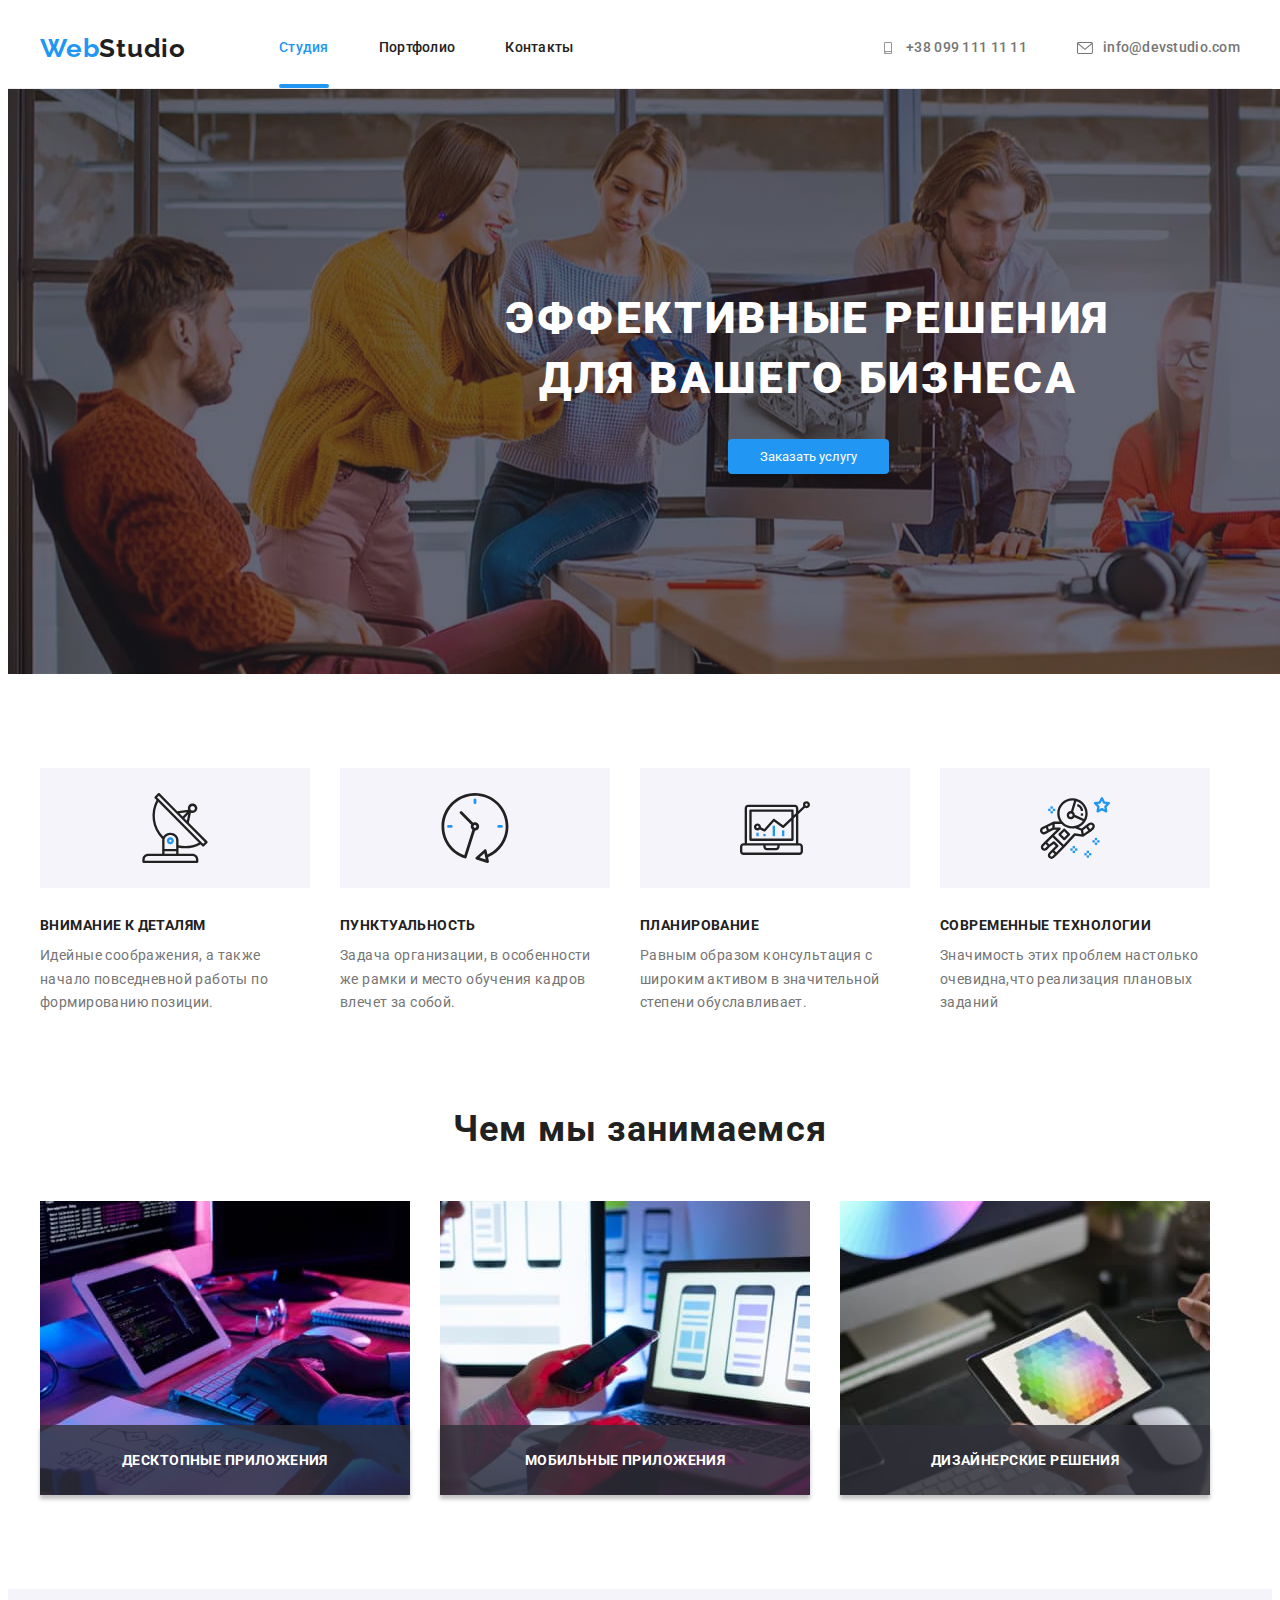
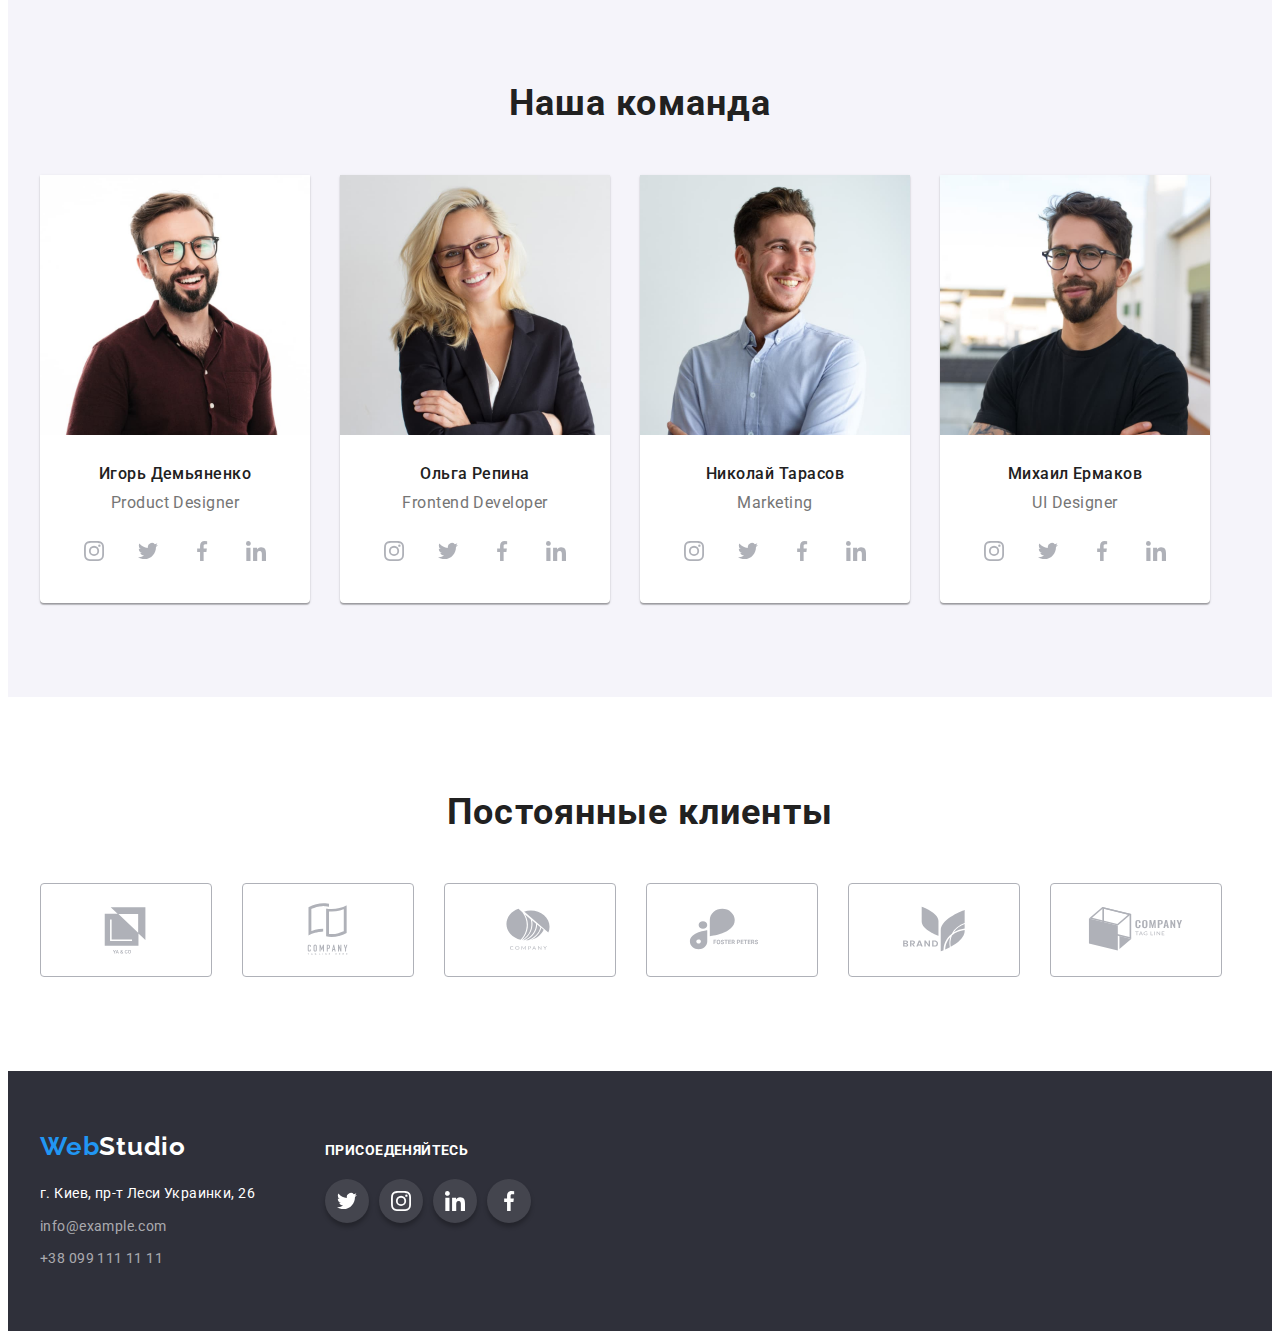
<file: index.html>
<!DOCTYPE html>
<html lang="ru">
<head>
    <meta charset="UTF-8">
    <meta http-equiv="X-UA-Compatible" content="IE=edge">
    <meta name="viewport" content="width=device-width, initial-scale=1.0">
    <title>Document</title>
    <link rel="preconnect" href="https://fonts.googleapis.com">
    <link rel="preconnect" href="https://fonts.gstatic.com" crossorigin>
    <link href="https://fonts.googleapis.com/css2?family=Raleway:wght@700&family=Roboto:wght@400;500;700;900&display=swap" rel="stylesheet">
    <link rel="stylesheet" href="https://cdnjs.cloudflare.com/ajax/libs/modern-normalize/1.1.0/modern-normalize.min.css"
        integrity="sha512-wpPYUAdjBVSE4KJnH1VR1HeZfpl1ub8YT/NKx4PuQ5NmX2tKuGu6U/JRp5y+Y8XG2tV+wKQpNHVUX03MfMFn9Q=="
        crossorigin="anonymous" referrerpolicy="no-referrer" />
    <link rel="stylesheet" href="css/style.css">
</head>
<body>
    <header>
        <div class="conteiner main-nav">
               <a class="logo" href="http://info@devstudio.com">Web<span class="part-dark">Studio</span></a>
            <nav class="site-nav">
                <ul class="list-nav">
                    <li class="item current"><a class="nav-button current" href="">Студия</a></li>
                    <li class="item"><a class="nav-button" href="./portfolio.html">Портфолио</a></li>
                    <li class="item"><a class="nav-button" href="">Контакты</a></li>
                </ul>
            </nav>
            <ul class="auth-nav">
                <li class="item"><a class="header-link" href="tel:+380991111111"><svg class="icon-tell">
                    <use href="./images/symbol-defs.svg#smartphone"></use>
                </svg> +38 099 111 11 11</a>
            </li>
                <li class="item"><a class="header-link" href="mailto:http:/info@devstudio.com/"> 
                    <svg class="icon-mail"><use href="./images/symbol-defs.svg#envelope"></use></svg> info@devstudio.com</a>
                </li>
            </ul> 
            </div>
    </header>
     <!--Герой-->
     <main>
         <section class="section-hero">
             <div class="conteiner">
            <h1 class="hero-title">Эффективные решения для вашего бизнеса</h1>
                <button class="button" type="button" data-modal-open>Заказать услугу</button>
                </div>
                </section>
    <!--особенности-->
        <section class="section features">
            <div class="conteiner">
            <ul class="feature-list">
                <li class="feature-item icon-antenna">
                    <h3 class="features-title">Внимание к деталям</h3>
                    <p>Идейные соображения, а также начало повседневной работы по формированию позиции.</p>
                </li>
                <li class="feature-item icon-clock">
                    <h3 class="features-title">Пунктуальность</h3>
                    <p>Задача организации, в особенности же рамки и место обучения кадров влечет за собой.</p>
                </li>
                <li class="feature-item icon-diagram"> 
                    <h3 class="features-title">Планирование</h3>
                    <p>Равным образом консультация с широким активом в значительной степени обуславливает.</p>
                </li>
                <li class="feature-item icon-astronaut">
                <h3 class="features-title">Современные технологии</h3>
                <P>Значимость этих проблем настолько очевидна,что реализация плановых заданий</P>
            </ul>
            </div>
        </section>
    <!--чем мы занимаемся-->
        <section class="section-work">
            <div class="conteiner">
            <h2 class="work-title">Чем мы занимаемся</h2>
            <ul class="work-list">
                <li class="work-item">
                            <img src="./images/box1.jpg" width="370" alt="написание кода">
                                <div class="box-absolute">  <p class="discription-text">десктопные приложения</p></div>
                </li>
                   <li class="work-item"> <img src="./images/box2.jpg" width="370" alt="разработка приложений">
                        <div class="box-absolute"><p class="discription-text">мобильные приложения</p></div>
                   </li>
                   <li class="work-item"> <img src="./images/box3.jpg" width="370" alt="дизайн">
                        <div class="box-absolute"><p class="discription-text">дизайнерские решения</p></div>
                   </li>
                </ul>
                </div>
        </section>
    <!--наша команда-->
        <section class="section team">
            <div class="conteiner">
                <h2 class="team-title">Наша команда</h2>
                    <ul class="team-list">
                        <li class="item-photo">
                            <img class="team-photo" src="./images/игорь.jpg" width="270" alt="Игорь Демьяненко">
                            <div class="team-elements">
                                <h3 class="team-name">Игорь Демьяненко</h3>
                                    <p class="team-profession" lang="en">Product Designer</p>
                                        <ul class="list-social">
                                    <li class="element-social"><a class="link-icon" href=""><svg class="icon-instagram" width="20" height="20">
                                        <use href="./images/symbol-defs.svg#instagram"></use>
                                    </svg></a></li>
                                <li class="element-social"> <a class="link-icon" href=""><svg class="icon-twitter" width="20" height="20"><use href="./images/symbol-defs.svg#twitter"></use></svg></a></li>
                                <li class="element-social"><a class="link-icon" href=""><svg class="icon-facebook" width="20" height="20">
                                            <use href="./images/symbol-defs.svg#facebook"></use>
                                        </svg></a></li>
                                    <li class="element-social"><a class="link-icon" href=""><svg class="icon-linkedin" width="20" height="20">
                                                <use href="./images/symbol-defs.svg#linkedin"></use>
                                            </svg></a></li>
                                            </ul>
                                    </div>
                        </li>
                        <li class="item-photo">
                            <img class="team-photo" src="./images/ольга.jpg" width="270" alt="Ольга Репина">
                            <div class="team-elements">
                                <h3 class="team-name">Ольга Репина</h3>
                                    <p class="team-profession" lang="en">Frontend Developer</p>
                                        <ul class="list-social">
                                        <li class="element-social"><a class="link-icon" href=""><svg class="icon-instagram" width="20" height="20">
                                                <use href="./images/symbol-defs.svg#instagram"></use>
                                            </svg></a></li>
                                    <li class="element-social"> <a class="link-icon" href=""><svg class="icon-twitter" width="20" height="20">
                                                <use href="./images/symbol-defs.svg#twitter"></use>
                                       </svg></a></li>
                                    <li class="element-social">  <a class="link-icon" href=""><svg class="icon-facebook" width="20" height="20">
                                                <use href="./images/symbol-defs.svg#facebook"></use>
                                         </svg></a></li>
                                    <li class="element-social"> <a class="link-icon" href=""><svg class="icon-linkedin" width="20" height="20">
                                                <use href="./images/symbol-defs.svg#linkedin"></use>
                                            </svg></a></li>
                                            </ul>
                                    </div>
                        </li>
                        <li class="item-photo">
                            <img class="team-photo" src="./images/николай.jpg" width="270" alt="Николай Тарасов">
                            <div class="team-elements">
                                <h3 class="team-name">Николай Тарасов</h3>
                                    <p class="team-profession" lang="en">Marketing</p>
                                        <ul class="list-social">
                                       <li class="element-social"> <a class="link-icon" href=""><svg class="icon-instagram" width="20" height="20">
                                                <use href="./images/symbol-defs.svg#instagram"></use>
                                            </svg></a></li>
                                    <li class="element-social"> <a class="link-icon" href=""><svg class="icon-twitter" width="20" height="20">
                                                <use href="./images/symbol-defs.svg#twitter"></use>
                                            </svg></a></li>
                                    <li class="element-social"> <a class="link-icon" href=""><svg class="icon-facebook" width="20" height="20">
                                                <use href="./images/symbol-defs.svg#facebook"></use>
                                            </svg></a></li>
                                    <li class="element-social"> <a class="link-icon" href=""><svg class="icon-linkedin" width="20" height="20">
                                                <use href="./images/symbol-defs.svg#linkedin"></use>
                                            </svg></a></li>
                                            </ul>
                                    </div>
                        </li>
                        <li class="item-photo">
                            <img class="team-photo" src="./images/михаил.jpg" width="270" alt="Михаил Ермаков">
                            <div class="team-elements">
                                <h3 class="team-name">Михаил Ермаков</h3>
                                    <p class="team-profession" lang="en">UI Designer</p>
                                        <ul class="list-social">
                                       <li class="element-social"> <a class="link-icon" href=""><svg class="icon-instagram" width="20" height="20">
                                                <use href="./images/symbol-defs.svg#instagram"></use>
                                            </svg></a></li>
                                        <li class="element-social"><a class="link-icon" href=""><svg class="icon-twitter" width="20" height="20">
                                                <use href="./images/symbol-defs.svg#twitter"></use>
                                            </svg></a></li>
                                        <li class="element-social"><a class="link-icon" href=""><svg class="icon-facebook" width="20" height="20">
                                                <use href="./images/symbol-defs.svg#facebook"></use>
                                            </svg></a></li>
                                    <li class="element-social"> <a class="link-icon" href=""><svg class="icon-linkedin" width="20" height="20">
                                                <use href="./images/symbol-defs.svg#linkedin"></use>
                                            </svg></a></li>
                                            </ul>
                                    </div>
                        </li>
                    </ul>
            </div>
        </section>
        <section class="clients">
            <div class="conteiner">
                <h2 class="text-clients">Постоянные клиенты</h2>
                <ul class="clients-list">
                   <li class="element-client"><a class="link-clients" href=""><svg class="icon-yaco"><use href="./images/symbol-defs.svg#yaco"></use></svg></a></li>
                   <li class="element-client"><a class="link-clients" href=""><svg class="icon-union"><use href="./images/symbol-defs.svg#union"></use></svg></a></li>
                   <li class="element-client"><a class="link-clients" href=""><svg class="icon-company"><use href="./images/symbol-defs.svg#company"></use></svg></a></li>
                   <li class="element-client"><a class="link-clients" href=""><svg class="icon-foster-peters"><use href="./images/symbol-defs.svg#foster-peters"></use></svg></a></li>
                   <li class="element-client"><a class="link-clients" href=""><svg class="icon-brand"><use href="./images/symbol-defs.svg#brand"></use></svg></a></li>
                   <li class="element-client"><a class="link-clients" href=""><svg class="icon-tag-line"><use href="./images/symbol-defs.svg#company-tag-line"></use></svg></a></li>
                </ul>
            </div>
        </section>
    </main>
    <!--подвал-->
    <footer>
        <div class="conteiner box">
            <div>
                <a class="logo-footer" href="http://info@devstudio.com">Web<span class="part-ligt">Studio</span></a>
                <address>
                    <ul class="address-list">
                            <li> <a class="google-link" href="https://goo.gl/maps/UvARyyBgwk577qVF6" target="_blank" rel="noopener noreferre">г. Киев, пр-т Леси Украинки, 26</a></li>
                            <li> <a class="footer-link" href="mailto:info@example.com/">info@example.com</a></li>
                            <li> <a class="footer-link" href="tel:+380991111111">+38 099 111 11 11</a></li>
                    </ul>
                </address>
                </div>
                <div class="link-box">
                    <p class="footer-text">присоеденяйтесь</p>
                    <ul class="list-social">
                        <li class="element-social"> <a class="footer-social" href=""><svg class="icon-twitter" width="20" height="20"><use href="./images/symbol-defs.svg#twitter"></use></svg></a></li>
                        <li class="element-social"> <a class="footer-social" href=""><svg class="icon-instagram" width="20" height="20"><use href="./images/symbol-defs.svg#instagram"></use></svg></a></li>
                        <li class="element-social"> <a class="footer-social" href=""><svg class="icon-linkedin" width="20" height="20"><use href="./images/symbol-defs.svg#linkedin"></use></svg></a></li>
                        <li class="element-social"> <a class="footer-social" href=""><svg class="icon-facebook" width="20" height="20"><use href="./images/symbol-defs.svg#facebook"></use></svg></a></li>
                    </ul>
                </div>
        </div>
    </footer>

    <div class="backdrop is-hidden" data-modal>
        <div class="modal"><button class="modal-button" type="button" data-modal-close><svg class="icon-close"><use href="./images/symbol-defs.svg#close-black"></use></svg></button></div>
    </div>
    <script src="./js/modal.js"></script>
</body>
</html>
</file>
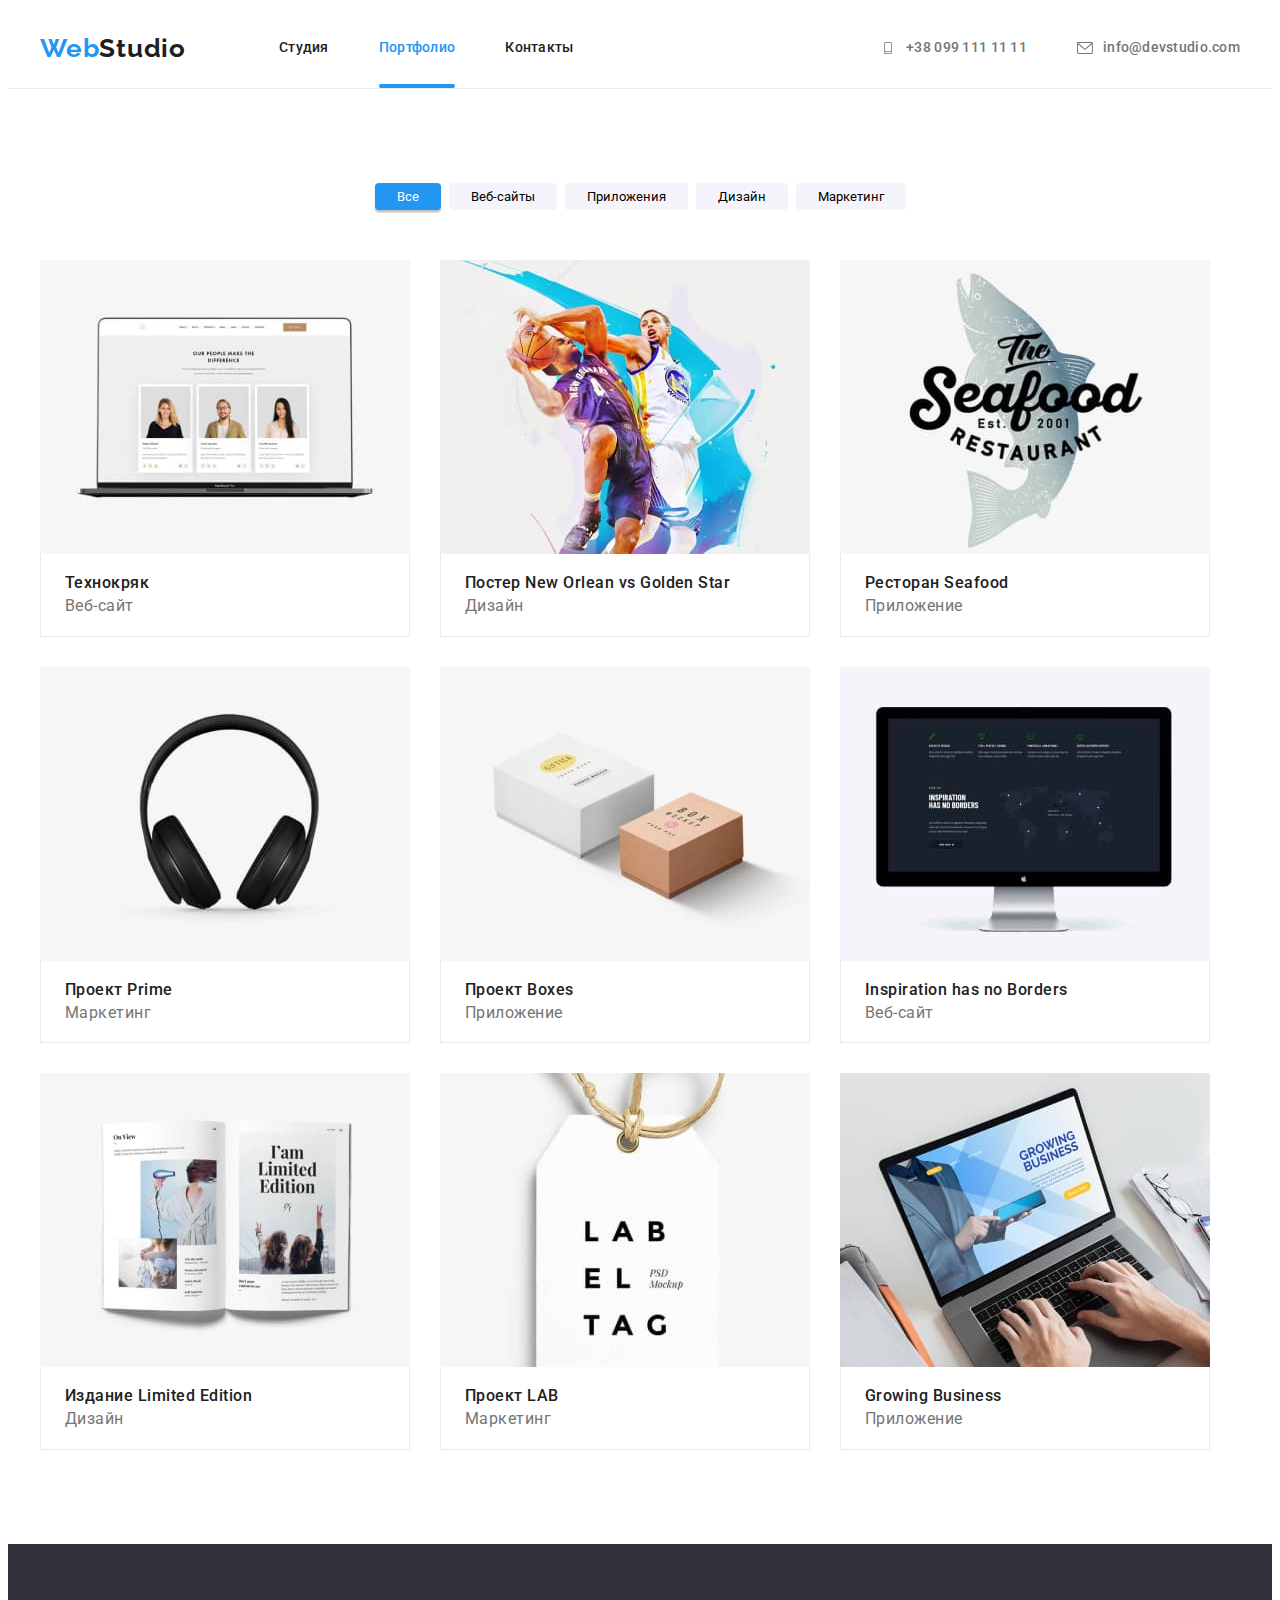
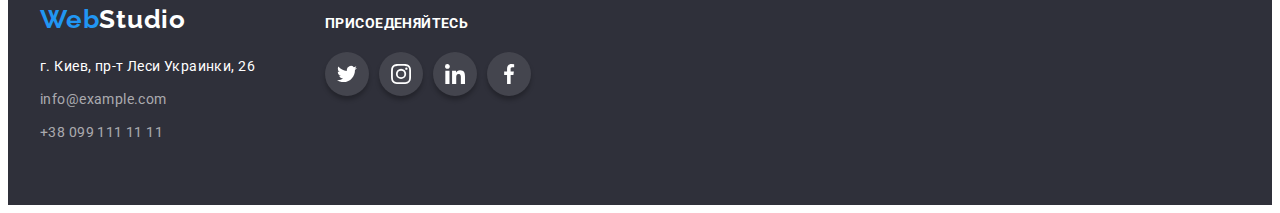
<file: portfolio.html>
<!DOCTYPE html>
<html lang="ru">
<head>
    <meta charset="UTF-8">
    <meta http-equiv="X-UA-Compatible" content="IE=edge">
    <meta name="viewport" content="width=device-width, initial-scale=1.0">
    <title>Document</title>
    <link rel="preconnect" href="https://fonts.googleapis.com">
    <link rel="preconnect" href="https://fonts.gstatic.com" crossorigin>
    <link href="https://fonts.googleapis.com/css2?family=Raleway:wght@700&family=Roboto:wght@400;500;700;900&display=swap" rel="stylesheet">
    <link rel="stylesheet" href="https://cdnjs.cloudflare.com/ajax/libs/modern-normalize/1.1.0/modern-normalize.min.css"
        integrity="sha512-wpPYUAdjBVSE4KJnH1VR1HeZfpl1ub8YT/NKx4PuQ5NmX2tKuGu6U/JRp5y+Y8XG2tV+wKQpNHVUX03MfMFn9Q=="
        crossorigin="anonymous" referrerpolicy="no-referrer" />
    <link rel="stylesheet" href="css/style.css">
</head>
<body>
    <header>
        <div class="conteiner main-nav">
            <a class="logo" href="http://info@devstudio.com">Web<span class="part-dark">Studio</span></a>
            <nav class="site-nav">
                <ul class="list-nav">
                    <li class="item"><a class="nav-button" href="./index.html">Студия</a></li>
                    <li class="item current"><a class="nav-button current" href="">Портфолио</a></li>
                    <li class="item"><a class="nav-button" href="">Контакты</a></li>
                </ul>
            </nav>
            <ul class="auth-nav">
                <li class="item"><a class="header-link" href="tel:+380991111111"><svg class="icon-tell">
                            <use href="./images/symbol-defs.svg#smartphone"></use>
                        </svg> +38 099 111 11 11</a>
                </li>
                <li class="item"><a class="header-link" href="mailto:http:/info@devstudio.com/">
                        <svg class="icon-mail">
                            <use href="./images/symbol-defs.svg#envelope"></use>
                        </svg> info@devstudio.com</a>
                </li>
            </ul>
        </div>
    </header>
<main>
    <section class="section filtre">
        <div class="conteiner">
    <ul class="site-filtre">
        <li class="other"><button class="filtre-button pointer" type="button">Все</button></li>
        <li class="other"><button class="filtre-button" type="button">Веб-сайты</button></li>
        <li class="other"><button class="filtre-button" type="button">Приложения</button></li>
        <li class="other"><button class="filtre-button" type="button">Дизайн</button></li>
        <li class="other"><button class="filtre-button" type="button">Маркетинг</button></li>
    </ul>
    <ul class="previev">
        <li class="previev-element">
                <a class="filtre-link" href=""> 
                    <div class="box-element">
                            <img src="./images/технокряк.jpg" width="370" alt="Технокряк">
                        <div class="previev-overlay">
                            <p class="discription-overlay">Технокряк это современная площадка распространения коронавируса.
                                Компании используют эту платформу для цифрового
                                шпионажа и атак на защищённые сервера конкурентов.</p>
                            </div>
                    </div>
                 <div class="filtre-element">
                    <h3 class="products">Технокряк</h3>
                        <p class="description">Веб-сайт</p>
                        </div>
                        </a>
        </li>
        <li class="previev-element">
            <a class="filtre-link" href="">
                <div class="box-element">
                <img src="./images/постеры.jpg" width="370" alt="Постер New Orlean vs Golden Star">
                <div class="previev-overlay">
                    <p class="discription-overlay">Технокряк это современная площадка распространения коронавируса.
                        Компании используют эту платформу для цифрового
                        шпионажа и атак на защищённые сервера конкурентов.</p>
                </div>
                </div>
                <div class="filtre-element">
                    <h3 class="products">Постер New Orlean vs Golden Star</h3>
                        <p class="description">Дизайн</p>
                        </div>
                        </a>
        </li>
        <li class="previev-element">
            <a class="filtre-link" href="">
                <div class="box-element">
                <img src="./images/ресторан.jpg" width="370" alt="Ресторан Seafood">
                <div class="previev-overlay">
                    <p class="discription-overlay">Технокряк это современная площадка распространения коронавируса.
                        Компании используют эту платформу для цифрового
                        шпионажа и атак на защищённые сервера конкурентов.</p>
                </div>
                </div>
                <div class="filtre-element">
                    <h3 class="products">Ресторан Seafood</h3>
                        <p class="description">Приложение</p>
                        </div>
                        </a>
        </li>
        <li class="previev-element">
            <a class="filtre-link" href="">
                <div class="box-element">
                <img src="./images/прайм.jpg" width="370" alt="Проект Prime">
                <div class="previev-overlay">
                    <p class="discription-overlay">Технокряк это современная площадка распространения коронавируса.
                        Компании используют эту платформу для цифрового
                        шпионажа и атак на защищённые сервера конкурентов.</p>
                </div>
                </div>
                <div class="filtre-element">
                    <h3 class="products">Проект Prime</h3>
                        <p class="description">Маркетинг</p>
                        </div>
                        </a>
        </li>
        <li class="previev-element">
            <a class="filtre-link" href="">
                <div class="box-element">
                <img src="./images/боксы.jpg" width="370" alt="Проект Boxes">
                <div class="previev-overlay">
                    <p class="discription-overlay">Технокряк это современная площадка распространения коронавируса.
                        Компании используют эту платформу для цифрового
                        шпионажа и атак на защищённые сервера конкурентов.</p>
                </div>
                </div>
                <div class="filtre-element">
                    <h3 class="products">Проект Boxes</h3>
                        <p class="description">Приложение</p>
                        </div>
                        </a>
        </li>
        <li class="previev-element">
            <a class="filtre-link" href="">
                <div class="box-element">
                <img src="./images/вдохновение.jpg" width="370" alt="Inspiration has no Borders">
                <div class="previev-overlay">
                    <p class="discription-overlay">Технокряк это современная площадка распространения коронавируса.
                        Компании используют эту платформу для цифрового
                        шпионажа и атак на защищённые сервера конкурентов.</p>
                </div>
                </div>
                <div class="filtre-element">
                    <h3 class="products">Inspiration has no Borders</h3>
                        <p class="description">Веб-сайт</p>
                        </div>
                        </a>
        </li>
        <li class="previev-element">
            <a class="filtre-link" href="">
                <div class="box-element">
                <img src="./images/издание.jpg" width="370" alt="Издание Limited Edition">
                <div class="previev-overlay">
                    <p class="discription-overlay">Технокряк это современная площадка распространения коронавируса.
                        Компании используют эту платформу для цифрового
                        шпионажа и атак на защищённые сервера конкурентов.</p>
                </div>
                </div>
                <div class="filtre-element">
                    <h3 class="products">Издание Limited Edition</h3>
                        <p class="description">Дизайн</p>
                        </div>
                        </a>
        </li>
        <li class="previev-element">
            <a class="filtre-link" href="">
                <div class="box-element">
                <img src="./images/проэет-лаб.jpg" width="370" alt="Проект LAB">
                <div class="previev-overlay">
                    <p class="discription-overlay">Технокряк это современная площадка распространения коронавируса.
                        Компании используют эту платформу для цифрового
                        шпионажа и атак на защищённые сервера конкурентов.</p>
                </div>
                </div>
                <div class="filtre-element">
                    <h3 class="products">Проект LAB</h3>
                        <p class="description">Маркетинг</p>
                        </div>
                        </a>
        </li>       
        <li class="previev-element">
            <a class="filtre-link" href="">
                <div class="box-element">
            <img src="./images/бизнес.jpg" width="370" alt="Growing Business">
            <div class="previev-overlay">
                <p class="discription-overlay">Технокряк это современная площадка распространения коронавируса.
                    Компании используют эту платформу для цифрового
                    шпионажа и атак на защищённые сервера конкурентов.</p>
            </div>
                </div>
            <div class="filtre-element">
            <h3 class="products">Growing Business</h3>
                <p class="description">Приложение</p>
            </div>
                </a>
        </li>
    </ul>
    </div>
</section>
</main>
    <footer>
        <div class="conteiner box">
                <div>
                    <a class="logo-footer" href="http://info@devstudio.com">Web<span class="part-ligt">Studio</span></a>
                    <address>
                        <ul class="address-list">
                            <li> <a class="google-link" href="https://goo.gl/maps/UvARyyBgwk577qVF6" target="_blank"
                                    rel="noopener noreferre">г. Киев, пр-т Леси Украинки, 26</a></li>
                            <li> <a class="footer-link" href="mailto:info@example.com/">info@example.com</a></li>
                            <li> <a class="footer-link" href="tel:+380991111111">+38 099 111 11 11</a></li>
                        </ul>
                    </address>
                </div>
                <div class="link-box">
                    <p class="footer-text">присоеденяйтесь</p>
                    <ul class="list-social">
                        <li class="element-social"> <a class="footer-social" href=""><svg class="icon-twitter" width="20"
                                    height="20">
                                    <use href="./images/symbol-defs.svg#twitter"></use>
                                </svg></a></li>
                        <li class="element-social"> <a class="footer-social" href=""><svg class="icon-instagram" width="20"
                                    height="20">
                                    <use href="./images/symbol-defs.svg#instagram"></use>
                                </svg></a></li>
                        <li class="element-social"> <a class="footer-social" href=""><svg class="icon-linkedin" width="20"
                                    height="20">
                                    <use href="./images/symbol-defs.svg#linkedin"></use>
                                </svg></a></li>
                        <li class="element-social"> <a class="footer-social" href=""><svg class="icon-facebook" width="20"
                                    height="20">
                                    <use href="./images/symbol-defs.svg#facebook"></use>
                                </svg></a></li>
                    </ul>
                </div>
        </div>
    </footer>
    
</body>
</html>
</file>
<file: css/style.css>
/*белый #ffffff; */
/*цвет фона #2F303A; */
/*акцент #2196F3; */
/* прозрачный color: rgba(255, 255, 255, 0.6);*/

:root {
  --title-text-color: #212121;
  --primary-text-color: #757575;
  --acent-color: #2196f3;
  --basic-white-color: #ffffff;
  --primary-background-color: #2f303a;
  --batton-background-color: #f5f4fa;
  --border-color: #ececec;
  --icon-color: #afb1b8;
}

body {
  font-family: Roboto, sans-serif;
  background-color: var(--basic-white-color);
}

img {
  display: block;
}

ul,
p,
h3 {
  list-style: none;
  padding: 0;
  margin: 0;
}

.section {
  padding-top: 94px;
  padding-bottom: 94px;
}

.conteiner {
  width: 1200px;
  padding-left: 15px;
  padding-right: 15px;
  margin-left: auto;
  margin-right: auto;
}

.main-nav {
  display: flex;
  align-items: center;
}

header {
  border-bottom-style: solid;
  border-bottom-color: var(--border-color);
  border-bottom-width: 1px;
}

/*--------Шапка--------*/

.site-nav {
  margin-left: 93px;
}

.list-nav {
  display: flex;
}

.icon-tell {
  width: 16px;
  height: 12px;
  fill: var(--primary-text-color);
  margin-right: 10px;
  transition-property: fill;
  transition-duration: 250ms;
  transition-timing-function: cubic-bezier(0.4, 0, 0.2, 1);
}

.icon-mail {
  width: 16px;
  height: 12px;
  fill: var(--primary-text-color);
  margin-right: 10px;
  transition-property: fill;
  transition-duration: 250ms;
  transition-timing-function: cubic-bezier(0.4, 0, 0.2, 1);
}

.list-nav .item + .item {
  margin-left: 50px;
}

.auth-nav .nav-item + .nav-item {
  margin-left: 50px;
}

.nav-item {
  display: inline-block;
  width: 16px;
  height: 12px;
  margin-right: 10px;
}
.auth-nav {
  display: flex;
  margin-left: auto;
}

.auth-nav .item + .item {
  margin-left: 50px;
}

.logo {
  font-family: Raleway, sans-serif;
  font-weight: 700;
  font-size: 26px;
  line-height: 1.19;
  letter-spacing: 0.03em;
  text-decoration: none;
  color: var(--acent-color);
  transition-property: background-color, color;
  transition-duration: 250ms;
  transition-timing-function: cubic-bezier(0.4, 0, 0.2, 1);
}

.logo:focus {
  background-color: var(--basic-white-color);
  color: var(--acent-color);
}

.part-dark {
  color: #1f1f1f;
}
.part-ligt {
  color: var(--basic-white-color);
}
.nav-button {
  display: block;
  padding-top: 32px;
  padding-bottom: 32px;
  font-weight: 500;
  font-size: 14px;
  line-height: 1.14;
  letter-spacing: 0.02em;
  text-decoration: none;
  color: var(--title-text-color);
  transition-property: color;
  transition-duration: 250ms;
  transition-timing-function: cubic-bezier(0.4, 0, 0.2, 1);
}
.nav-button:hover {
  color: var(--acent-color);
  background-color: var(--basic-white-color);
}

.nav-button:focus {
  color: var(--acent-color);
  background-color: var(--basic-white-color);
}
.nav-button.current {
  font-weight: 500;
  font-size: 14px;
  line-height: 1.14;
  letter-spacing: 0.02em;
  text-decoration: none;
  color: var(--acent-color);
  padding-top: 32px;
  padding-bottom: 32px;
  display: block;
}

.item .current {
  position: relative;
}

.item {
  position: relative;
}

.item .current::after {
  display: block;
  position: absolute;
  bottom: 0;
  content: "";
  width: 100%;
  height: 4px;
  background-color: var(--acent-color);
  border-radius: 2px;
}
/*
.item:after {
  display: block;
  position: absolute;
  bottom: 0;
  content: "";
  width: 100%;
  height: 4px;
  background: var(--acent-color);
  border-radius: 2px;
  transform: scaleX(0);
  transition-property: transform;
  transition-duration: 250ms;
  transition-timing-function: cubic-bezier(0.4, 0, 0.2, 1);
}
.item:hover::after {
  display: block;
  position: absolute;
  bottom: 0;
  content: "";
  transform: scaleX(1);
  height: 4px;
  background: var(--acent-color);
  border-radius: 2px;
}
*/
.header-link {
  display: flex;
  align-items: center;
  font-weight: 500;
  font-size: 14px;
  line-height: 1.14;
  letter-spacing: 0.02em;
  text-decoration: none;
  color: var(--primary-text-color);
  transition-property: color;
  transition-duration: 250ms;
  transition-timing-function: cubic-bezier(0.4, 0, 0.2, 1);
}

.header-link:hover {
  color: var(--acent-color);
}

.header-link:focus {
  color: var(--acent-color);
  background-color: var(--basic-white-color);
}

.header-link:hover > .icon-tell {
  fill: var(--acent-color);
}

.header-link:hover > .icon-mail {
  fill: var(--acent-color);
}

.header-link:focus > .icon-tell {
  fill: var(--acent-color);
}

.header-link:focus > .icon-mail {
  fill: var(--acent-color);
}

/*--------Герой--------*/

.section-hero {
  width: 1600px;
  background-color: var(--primary-background-color);
  background-image: linear-gradient(
      rgba(47, 48, 58, 0.4),
      rgba(47, 48, 58, 0.4)
    ),
    url(../images/background-image.jpg);

  background-repeat: no-repeat;
  background-position: center;
  background-size: cover;
  margin: auto;
  margin-top: 0;
  margin-bottom: 0;
  padding-top: 200px;
  padding-bottom: 200px;
  text-align: center;
}

.hero-title {
  font-weight: 900;
  font-size: 44px;
  line-height: 1.36;
  letter-spacing: 0.06em;
  text-transform: uppercase;
  color: var(--basic-white-color);
  padding: 0;
  margin: auto;
  margin-bottom: 30px;
  width: 696px;
}

.button {
  display: inline-block;
  font-family: inherit;
  background-color: var(--acent-color);
  color: var(--basic-white-color);
  cursor: pointer;
  padding: 10px 32px;
  box-shadow: 0px 4px 4px rgba(0, 0, 0, 0.15);
  border-radius: 4px;
  border: 0;
  transition-property: background-color;
  transition-duration: 250ms;
  transition-timing-function: cubic-bezier(0.4, 0, 0.2, 1);
}
button:hover,
.button:focus {
  background-color: #188ce8;
}

/* кнопки портфолио */

.filtre-button {
  font-family: inherit;
  background-color: var(--batton-background-color);
  cursor: pointer;
  background: #f5f4fa;
  padding: 6px 22px;
  border: none;
  border-radius: 4px;
  transition-property: color, background-color, box-shadow;
  transition-duration: 250ms;
  transition-timing-function: cubic-bezier(0.4, 0, 0.2, 1);
}
.filtre-button:hover,
.filtre-button :focus {
  color: var(--basic-white-color);
  background-color: var(--acent-color);
  box-shadow: 0px 3px 1px rgba(0, 0, 0, 0.1), 0px 1px 2px rgba(0, 0, 0, 0.08),
    0px 2px 2px rgba(0, 0, 0, 0.12);
}
.pointer {
  color: var(--basic-white-color);
  background-color: var(--acent-color);
  box-shadow: 0px 3px 1px rgba(0, 0, 0, 0.1), 0px 1px 2px rgba(0, 0, 0, 0.08),
    0px 2px 2px rgba(0, 0, 0, 0.12);
}

/*карточки портфолио */

.site-filtre {
  display: flex;
  justify-content: center;
  margin-bottom: 50px;
}

.site-filtre .other + .other {
  margin-left: 8px;
}

.previev {
  display: flex;
  flex-wrap: wrap;
}
.previev-element {
  width: 370px;
  margin-right: 30px;
  margin-bottom: 30px;
}

.previev-element:nth-child(3n) {
  margin-right: 0;
}

.previev-element:nth-child(n + 7) {
  margin-bottom: 0;
}

.filtre-element {
  padding: 20px 24px;
  border-bottom-style: solid;
  border-bottom-color: var(--border-color);
  border-bottom-width: 1px;
  border-right-style: solid;
  border-right-color: var(--border-color);
  border-right-width: 1px;
  border-left-style: solid;
  border-left-color: var(--border-color);
  border-left-width: 1px;
}

.filtre-link {
  display: block;
  position: relative;
  transition-property: background-color, box-shadow;
  transition-duration: 250ms;
  transition-timing-function: cubic-bezier(0.4, 0, 0.2, 1);
}

.box-element {
  display: block;
  position: relative;
  overflow: hidden;
}

.previev-overlay {
  display: flex;
  position: absolute;
  top: 0;
  left: 0;
  width: 370px;
  height: 294px;
  padding: 63px 24px;
  background-color: rgba(33, 150, 243, 0.9);
  opacity: 0;
  transform: translateY(100%);
  transition-property: transform;
  transition-duration: 250ms;
  transition-timing-function: cubic-bezier(0.4, 0, 0.2, 1);
}

.filtre-link:hover .previev-overlay {
  opacity: 1;
  transform: translateY(0);
}

.discription-overlay {
  font-weight: normal;
  font-size: 18px;
  line-height: 1.55;
  letter-spacing: 0.03em;
  color: var(--basic-white-color);
}

.filtre-link:hover {
  cursor: pointer;
  box-shadow: 0px 1px 1px rgba(0, 0, 0, 0.12), 0px 4px 4px rgba(0, 0, 0, 0.06),
    1px 4px 6px rgba(0, 0, 0, 0.16);
}

.filtre-link:focus {
  cursor: pointer;
  background-color: var(--basic-white-color);
  box-shadow: 0px 1px 1px rgba(0, 0, 0, 0.12), 0px 4px 4px rgba(0, 0, 0, 0.06),
    1px 4px 6px rgba(0, 0, 0, 0.16);
}

.products {
  font-weight: 500;
  font-size: 16px;
  line-height: 1.18;
  letter-spacing: 0.03em;
  color: var(--title-text-color);
  margin-bottom: 4px;
}
.description {
  font-size: 16px;
  line-height: 1.18;
  letter-spacing: 0.03em;
  color: var(--primary-text-color);
}

/*--------Особенности--------*/

.features-title {
  font-weight: 700;
  font-size: 14px;
  line-height: 1.14;
  letter-spacing: 0.03em;
  text-transform: uppercase;
  color: var(--title-text-color);
  margin-bottom: 10px;
  padding: 0;
}

.feature-item::before {
  display: block;
  content: "";
  height: 120px;
  margin-bottom: 30px;
  background-repeat: no-repeat;
  background-position: center;
  background-size: contain;
  background-color: #f5f4fa;
}

.icon-antenna:before {
  background-image: url(../images/antenna\ 1.svg);
  background-size: 70px;
}

.icon-clock::before {
  background-image: url(../images/clock\ 1.svg);
  background-size: 70px;
}

.icon-diagram::before {
  background-image: url(../images/diagram\ 1.svg);
  background-size: 70px;
}

.icon-astronaut::before {
  background-image: url(../images/astronaut\ 1.svg);
  background-size: 70px;
}

.feature-list {
  display: flex;
}

.feature-list .feature-item {
  width: 270px;
}

.feature-list .feature-item + .feature-item {
  margin-left: 30px;
}

.features,
.p {
  font-size: 14px;
  line-height: 1.71;
  letter-spacing: 0.03em;
  color: var(--primary-text-color);
}

/*--------Чем мы занимаемся--------*/

.section-work {
  padding-bottom: 94px;
}

.work-title {
  font-weight: 700;
  font-size: 36px;
  line-height: 1.16;
  text-align: center;
  letter-spacing: 0.03em;
  color: var(--title-text-color);
  margin-top: 0;
  margin-bottom: 50px;
  padding: 0;
}

.filtre-link {
  text-decoration: none;
}

.work-list {
  display: flex;
}
.work-list .work-item + .work-item {
  margin-left: 30px;
}
.work-item {
  display: flex;
  position: relative;
}

.box-absolute {
  display: flex;
  background-color: rgba(47, 48, 58, 0.8);
  box-shadow: 0px 4px 4px rgba(0, 0, 0, 0.25);
  position: absolute;
  width: 100%;
  height: 70px;
  bottom: 0;
  justify-content: center;
  align-items: center;
}

.discription-text {
  color: var(--basic-white-color);
  font-weight: 700;
  font-size: 14px;
  line-height: 1.14px;
  letter-spacing: 0.03em;
  text-transform: uppercase;
}

/*--------Наша команда--------*/

.team {
  background-color: var(--batton-background-color);
}

.team-photo {
  margin-top: 0;
}
.team-title {
  font-weight: 700;
  font-size: 36px;
  line-height: 1.16;
  text-align: center;
  letter-spacing: 0.03em;
  color: var(--title-text-color);
  margin-top: 0;
  margin-bottom: 50px;
}
.team-name {
  font-weight: 500;
  font-size: 16px;
  line-height: 1.18;
  text-align: center;
  letter-spacing: 0.03em;
  color: var(--title-text-color);
  margin-top: 0;
  margin-bottom: 10px;
}
.team-profession {
  font-size: 16px;
  line-height: 1.18;
  text-align: center;
  letter-spacing: 0.03em;
  color: var(--primary-text-color);
}

.team-list {
  display: flex;
}

.team-list .item-photo + .item-photo {
  margin-left: 30px;
}
.team-elements {
  padding-top: 30px;
  padding-bottom: 30px;
}

.item-photo {
  background-color: var(--basic-white-color);
  box-shadow: 0px 1px 3px rgba(0, 0, 0, 0.12), 0px 1px 1px rgba(0, 0, 0, 0.14),
    0px 2px 1px rgba(0, 0, 0, 0.2);
  border-radius: 0px 0px 4px 4px;
}

.link-icon {
  display: flex;
  width: 44px;
  height: 44px;
  padding: 0;
  border: none;
  border-radius: 50%;
  justify-content: center;
  align-items: center;
  transition-property: background-color;
  transition-duration: 250ms;
  transition-timing-function: cubic-bezier(0.4, 0, 0.2, 1);
}

.link-icon:hover {
  background-color: #2196f3;
}

.link-icon:focus {
  background-color: var(--acent-color);
}

.icon-instagram {
  fill: var(--icon-color);

  transition-property: fill;
  transition-duration: 250ms;
  transition-timing-function: cubic-bezier(0.4, 0, 0.2, 1);
}

.link-icon:hover > .icon-instagram {
  fill: var(--basic-white-color);
}

.link-icon:focus > .icon-instagram {
  fill: var(--basic-white-color);
}

.icon-twitter {
  fill: var(--icon-color);
  transition-property: fill;
  transition-duration: 250ms;
  transition-timing-function: cubic-bezier(0.4, 0, 0.2, 1);
}

.link-icon:hover > .icon-twitter {
  fill: var(--basic-white-color);
}

.link-icon:focus > .icon-twitter {
  fill: var(--basic-white-color);
}

.icon-facebook {
  fill: var(--icon-color);
  transition-property: fill;
  transition-duration: 250ms;
  transition-timing-function: cubic-bezier(0.4, 0, 0.2, 1);
}

.link-icon:hover > .icon-facebook {
  fill: var(--basic-white-color);
}

.link-icon:focus > .icon-facebook {
  fill: var(--basic-white-color);
}

.icon-linkedin {
  fill: var(--icon-color);
  transition-property: fill;
  transition-duration: 250ms;
  transition-timing-function: cubic-bezier(0.4, 0, 0.2, 1);
}

.link-icon:hover > .icon-linkedin {
  fill: var(--basic-white-color);
}

.link-icon:focus > .icon-linkedin {
  fill: var(--basic-white-color);
}

.list-social {
  display: flex;
  justify-content: center;
  margin-top: 16px;
}

.list-social .element-social + .element-social {
  margin-left: 10px;
}

.social .link-icon + .link-icon {
  margin-left: 10px;
}

/*Постоянне клиенты*/

.clients {
  padding-top: 94px;
  padding-bottom: 94px;
}

.link-clients {
  display: flex;
  width: 170px;
  height: 92px;
  justify-content: center;
  align-items: center;
  border: 1px solid var(--icon-color);
  border-radius: 4px;
  transition-property: border-color;
  transition-duration: 250ms;
  transition-timing-function: cubic-bezier(0.4, 0, 0.2, 1);
}

.link-clients + .link-clients {
  margin-left: 30px;
}

.clients-list {
  display: flex;
  margin-top: 50px;
}

.clients-list .element-client + .element-client {
  margin-left: 30px;
}

.text-clients {
  font-weight: 700;
  font-size: 36px;
  letter-spacing: 0.03em;
  text-align: center;
  padding: 0;
  margin: 0;
  color: var(--title-text-color);
  transition-property: border-color, background-color;
  transition-duration: 250ms;
  transition-timing-function: cubic-bezier(0.4, 0, 0.2, 1);
}
.link-clients:hover {
  border: 1px solid var(--acent-color);
}

.link-clients:focus {
  background-color: var(--basic-white-color);
}

.icon-yaco {
  width: 106px;
  height: 60px;
  fill: var(--icon-color);
  transition-property: fill;
  transition-duration: 250ms;
  transition-timing-function: cubic-bezier(0.4, 0, 0.2, 1);
}

.link-clients:hover > .icon-yaco {
  fill: var(--acent-color);
}

.link-clients:focus > .icon-yaco {
  background-color: var(--basic-white-color);
  fill: var(--acent-color);
}

.icon-union {
  width: 106px;
  height: 60px;
  fill: var(--icon-color);
  transition-property: fill;
  transition-duration: 250ms;
  transition-timing-function: cubic-bezier(0.4, 0, 0.2, 1);
}

.link-clients:hover > .icon-union {
  fill: var(--acent-color);
}

.link-clients:focus > .icon-union {
  background-color: var(--basic-white-color);
  fill: var(--acent-color);
}

.icon-company {
  width: 106px;
  height: 60px;
  fill: var(--icon-color);
  transition-property: fill;
  transition-duration: 250ms;
  transition-timing-function: cubic-bezier(0.4, 0, 0.2, 1);
}

.link-clients:hover > .icon-company {
  fill: var(--acent-color);
}

.link-clients:focus > .icon-company {
  background-color: var(--basic-white-color);
  fill: var(--acent-color);
}

.icon-foster-peters {
  width: 106px;
  height: 60px;
  fill: var(--icon-color);
  transition-property: fill;
  transition-duration: 250ms;
  transition-timing-function: cubic-bezier(0.4, 0, 0.2, 1);
}

.link-clients:hover > .icon-foster-peters {
  fill: var(--acent-color);
}

.link-clients:focus > .icon-foster-peters {
  background-color: var(--basic-white-color);
  fill: var(--acent-color);
}

.icon-brand {
  width: 106px;
  height: 60px;
  fill: var(--icon-color);
  transition-property: fill;
  transition-duration: 250ms;
  transition-timing-function: cubic-bezier(0.4, 0, 0.2, 1);
}

.link-clients:hover > .icon-brand {
  fill: var(--acent-color);
}

.link-clients:focus > .icon-brand {
  background-color: var(--basic-white-color);
  fill: var(--acent-color);
}

.icon-tag-line {
  width: 106px;
  height: 60px;
  fill: var(--icon-color);
  transition-property: fill;
  transition-duration: 250ms;
  transition-timing-function: cubic-bezier(0.4, 0, 0.2, 1);
}

.link-clients:hover > .icon-tag-line {
  fill: var(--acent-color);
}

.link-clients:focus > .icon-tag-line {
  background-color: var(--basic-white-color);
  fill: var(--acent-color);
}

/*--------Подвал--------*/

footer {
  background-color: var(--primary-background-color);
  padding-top: 60px;
  padding-bottom: 60px;
}

.logo-footer {
  font-family: Raleway, sans-serif;
  font-weight: 700;
  font-size: 26px;
  line-height: 1.19;
  letter-spacing: 0.03em;
  text-decoration: none;
  color: var(--acent-color);
}

.logo-footer:focus {
  background-color: var(--primary-background-color);
  color: var(--acent-color);
}

.google-link {
  font-style: normal;
  font-size: 14px;
  line-height: 1.71;
  letter-spacing: 0.03em;
  color: var(--basic-white-color);
  text-decoration: none;
  transition-property: background-color;
  transition-duration: 250ms;
  transition-timing-function: cubic-bezier(0.4, 0, 0.2, 1);
}

.google-link:focus {
  background-color: var(--primary-background-color);
}

.footer-link {
  font-style: normal;
  font-size: 14px;
  line-height: 1.71;
  letter-spacing: 0.03em;
  color: rgba(255, 255, 255, 0.6);
  text-decoration: none;
  transition-property: background-color;
  transition-duration: 250ms;
  transition-timing-function: cubic-bezier(0.4, 0, 0.2, 1);
}

.footer-link:focus {
  background-color: var(--primary-background-color);
}

.address-list li {
  display: block;
  margin-bottom: 9px;
}

.address-list :last-child {
  margin-bottom: 0;
}
address {
  margin-top: 20px;
}

.box {
  display: flex;
  padding: 0;

  align-items: baseline;
}

.link-box {
  margin-left: 70px;
}
.footer-text {
  font-weight: 700;
  font-size: 14px;
  line-height: 1.14;
  letter-spacing: 0.03em;
  text-transform: uppercase;
  color: var(--basic-white-color);
  margin: 0;
  padding: 0;
  margin-bottom: 20px;
}

.footer-social {
  display: flex;
  content: "";
  width: 44px;
  height: 44px;
  border: none;
  border-radius: 50%;
  justify-content: center;
  align-items: center;
  background-color: rgba(255, 255, 255, 0.1);
  box-shadow: 0px 4px 4px rgba(0, 0, 0, 0.25);
  transition-property: background-color;
  transition-duration: 250ms;
  transition-timing-function: cubic-bezier(0.4, 0, 0.2, 1);
}

.footer-social + .footer-social {
  margin-left: 10px;
}

.footer-social:hover {
  background-color: var(--acent-color);
}

.footer-social > .icon-instagram {
  fill: var(--basic-white-color);
}

.footer-social > .icon-twitter {
  fill: var(--basic-white-color);
}

.footer-social > .icon-facebook {
  fill: var(--basic-white-color);
}

.footer-social > .icon-linkedin {
  fill: var(--basic-white-color);
}

.footer-social:focus {
  background-color: var(--acent-color);
}

.list-social {
  display: flex;
}

.footer-link + .footer-link {
  margin-left: 10px;
}

.backdrop {
  position: fixed;
  top: 0;
  left: 0;
  width: 100%;
  height: 100%;
  background-color: rgba(0, 0, 0, 0.2);
  transition-property: opacity;
  transition-duration: 250ms;
  transition-timing-function: cubic-bezier(0.4, 0, 0.2, 1);
}

.backdrop.is-hidden {
  opacity: 0;
  pointer-events: none;
}

.modal {
  position: absolute;
  width: 528px;
  height: 581px;
  background-color: var(--basic-white-color);
  top: 50%;
  left: 50%;
  transform: translate(-50%, -50%);
  box-shadow: 0px 1px 3px rgba(0, 0, 0, 0.12), 0px 1px 1px rgba(0, 0, 0, 0.14),
    0px 2px 1px rgba(0, 0, 0, 0.2);
  border-radius: 4px;
}

.modal-button {
  display: flex;
  content: "";
  width: 30px;
  height: 30px;
  padding: 0;
  justify-content: center;
  align-items: center;
  cursor: pointer;
  margin-top: 8px;
  margin-left: 490px;
  background-color: var(--basic-white-color);
  border-radius: 50%;
  border: 1px solid rgba(0, 0, 0, 0.1);
  transition-property: background-color;
  transition-duration: 250ms;
  transition-timing-function: cubic-bezier(0.4, 0, 0.2, 1);
}

.modal-button:hover,
.modal-button:focus {
  background-color: var(--basic-white-color);
}

.icon-close {
  width: 18px;
  height: 18px;
}
</file>
